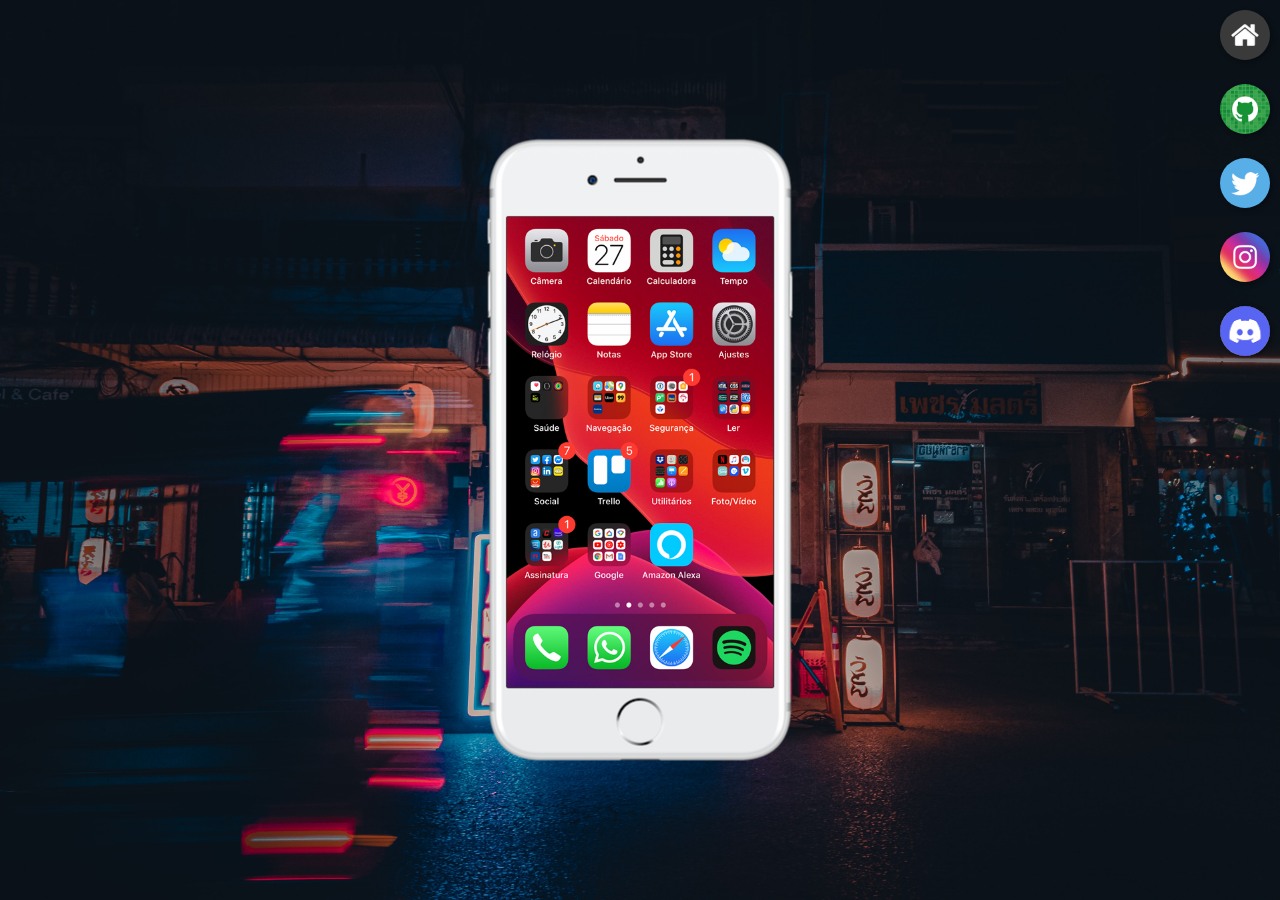
<file: index.html>
<!DOCTYPE html>
<html lang="pt-br">
<head>
    <meta charset="UTF-8">
    <meta http-equiv="X-UA-Compatible" content="IE=edge">
    <meta name="viewport" content="width=device-width, initial-scale=1.0">
    <link rel="shortcut icon" href="favicon.ico" type="image/x-icon">
    <link rel="stylesheet" href="styles/style.css">
    <title>Projeto Redes Sociais</title>
</head>
<body>
    <main>
        <section id="telefone">
            <iframe src="./pages/home.html" name="tela" id="tela" frameborder="0"></iframe>
        </section>

        <section id="redes-sociais">
            <a href="./pages/home.html" target="tela"><img src="imgs/logo-home.jpg" alt="Home"></a><br>
            <a href="./pages/github.html" target="tela"><img src="imgs/logo-github.jpg" alt="Github"></a><br>
            <a href="./pages/twitter.html" target="tela"><img src="imgs/logo-twitter.jpg" alt="Twitter"></a><br>
            <a href="./pages/instagram.html" target="tela"><img src="imgs/logo-instagram.jpg" alt="Instagram"></a><br>
            <a href="./pages/discord.html" target="tela"><img src="imgs/logo-discord.png" alt="Discord"></a>
            
        </section>
    </main>
</body>
</html>
</file>
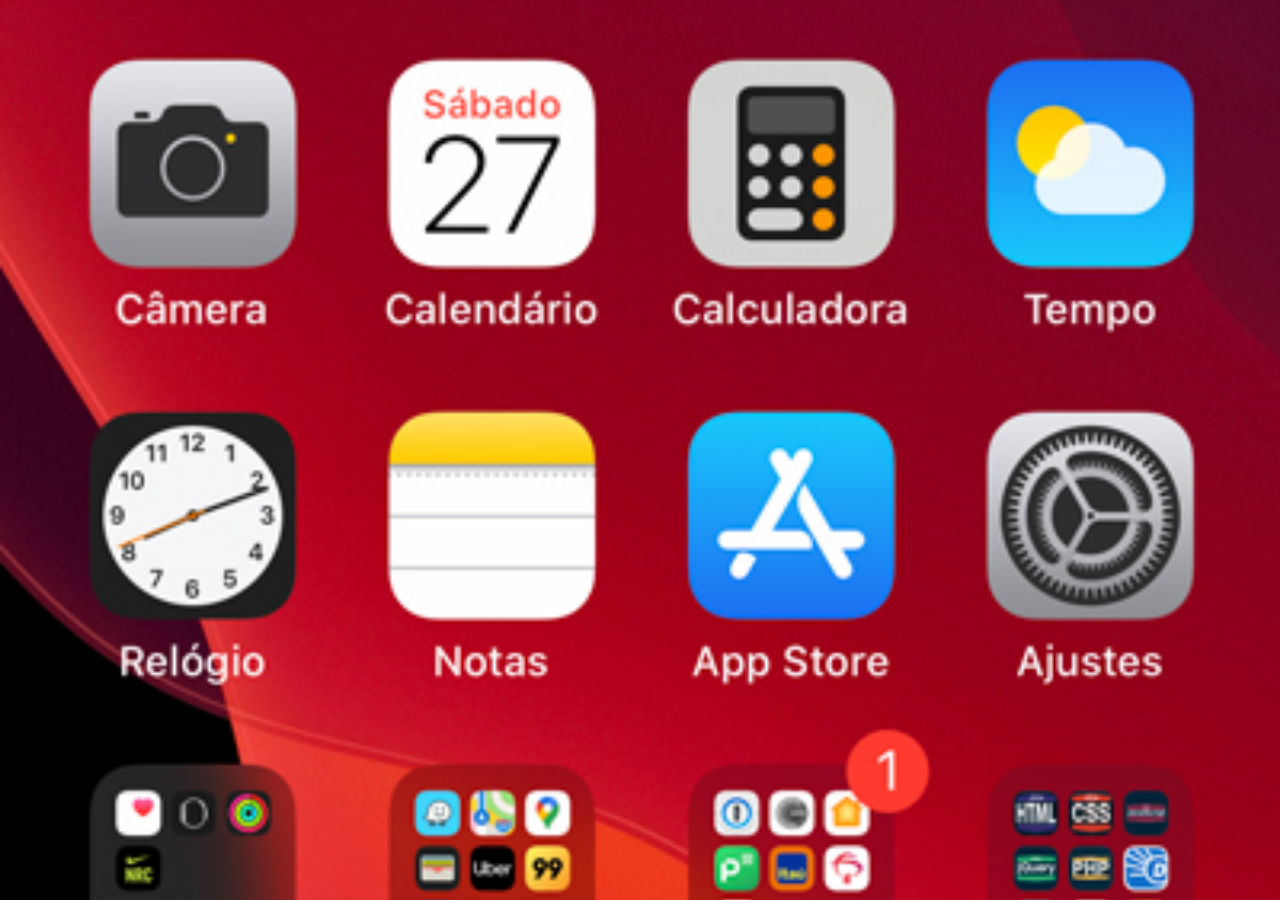
<file: home.html>
<!DOCTYPE html>
<html lang="pt-br">
<head>
    <meta charset="UTF-8">
    <meta http-equiv="X-UA-Compatible" content="IE=edge">
    <meta name="viewport" content="width=device-width, initial-scale=1.0">
    <title>Home</title>
    <style>
        *{
            margin: 0px;
            padding: 0px;
        }

        body {
            width: 100vw;
            height: 100vh;
            background: black url('./imgs/tela-home.jpg') no-repeat top center;
            background-size: cover;
        }
    </style>
</head>
<body>
    
</body>
</html>
</file>
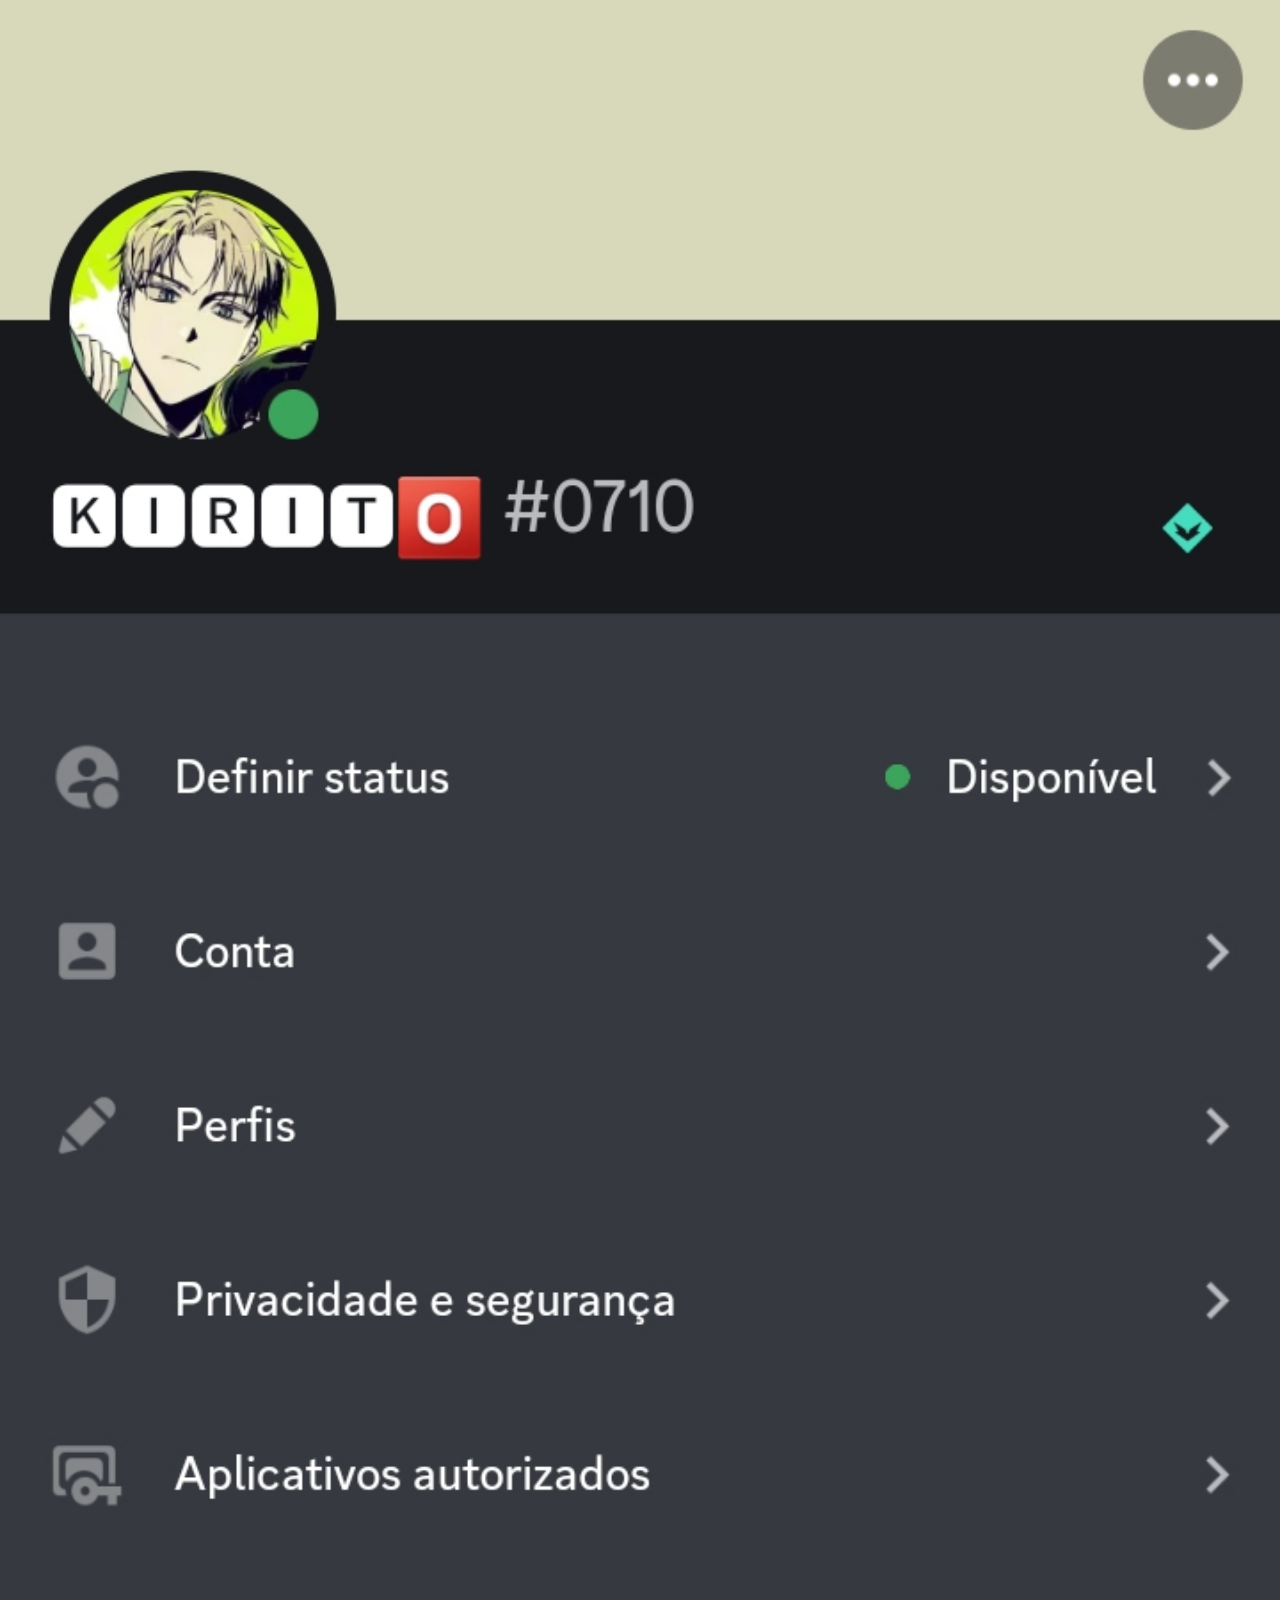
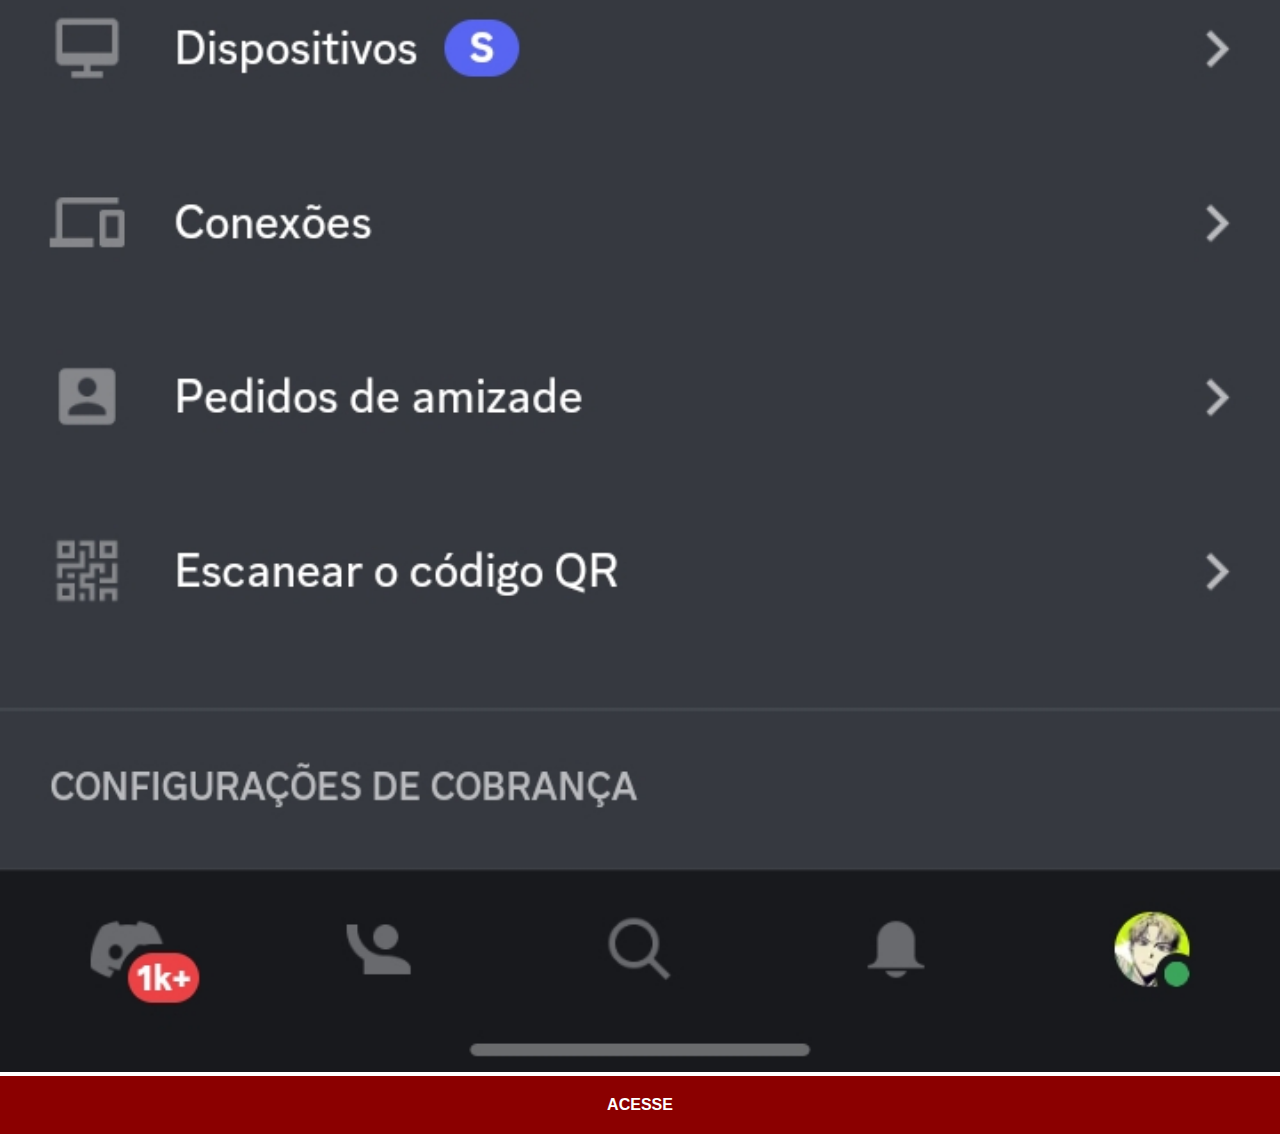
<file: pages/discord.html>
<!DOCTYPE html>
<html lang="pt-br">
<head>
    <meta charset="UTF-8">
    <meta http-equiv="X-UA-Compatible" content="IE=edge">
    <meta name="viewport" content="width=device-width, initial-scale=1.0">
    <link rel="stylesheet" href="../styles/social.css">
    <title>Discord</title>
</head>
<body>
    <img src="../imgs/tela-discord.jpg" alt="Discord">
    <a href="https://discord.gg/GPPg4KHtX2" target="_blank">ACESSE</a>
</body>
</html>
</file>
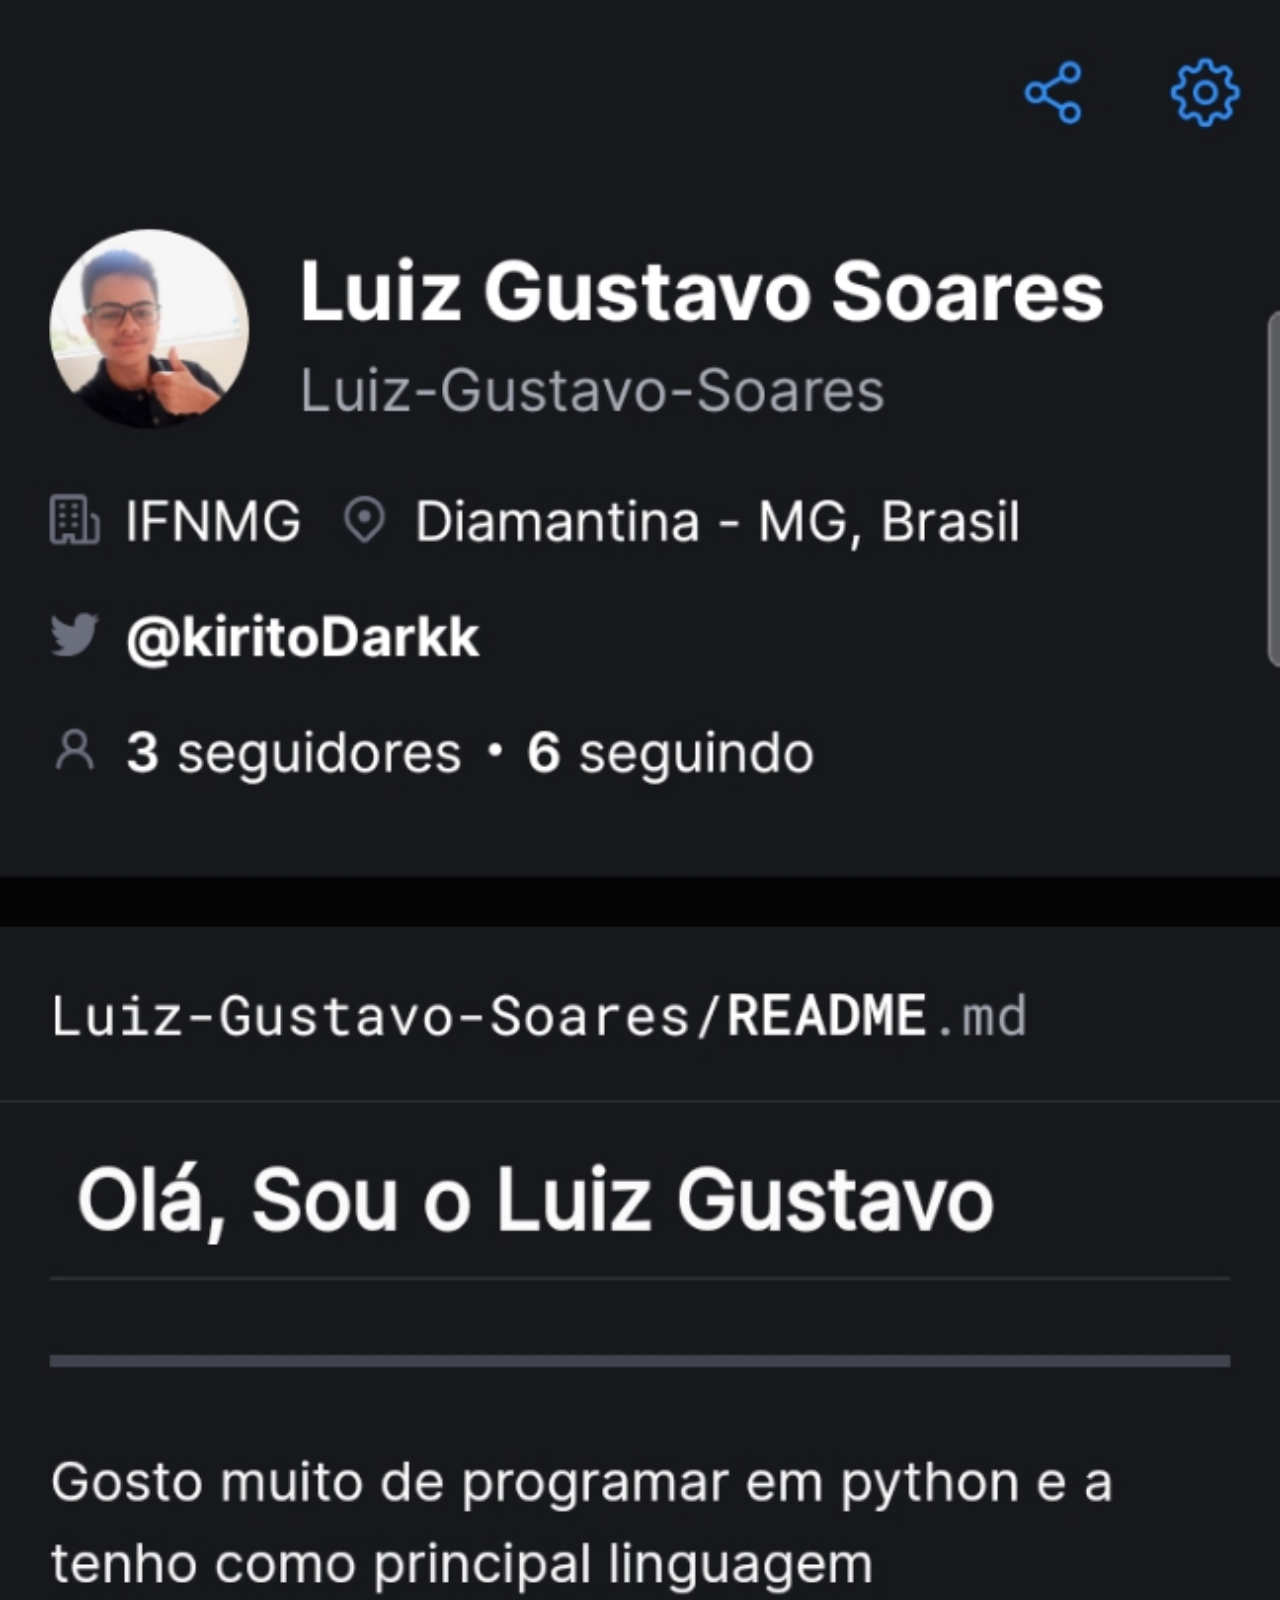
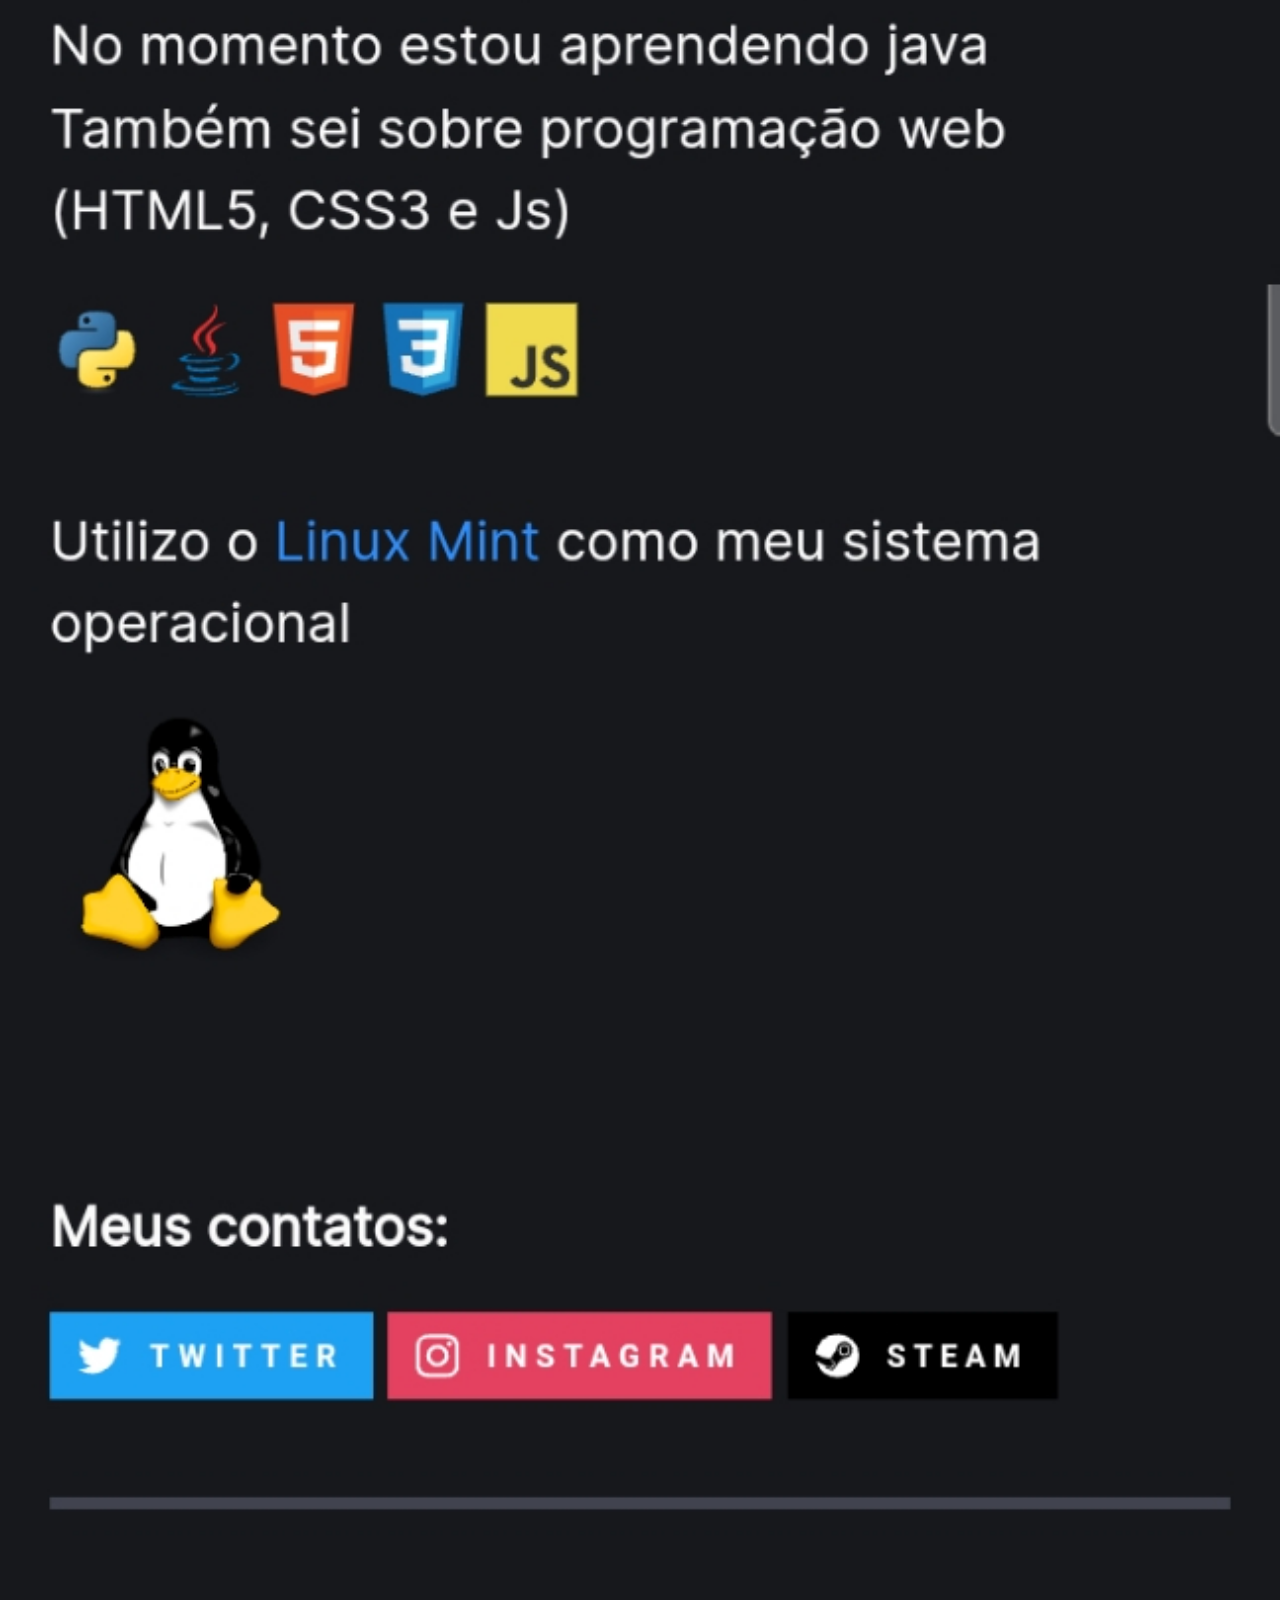
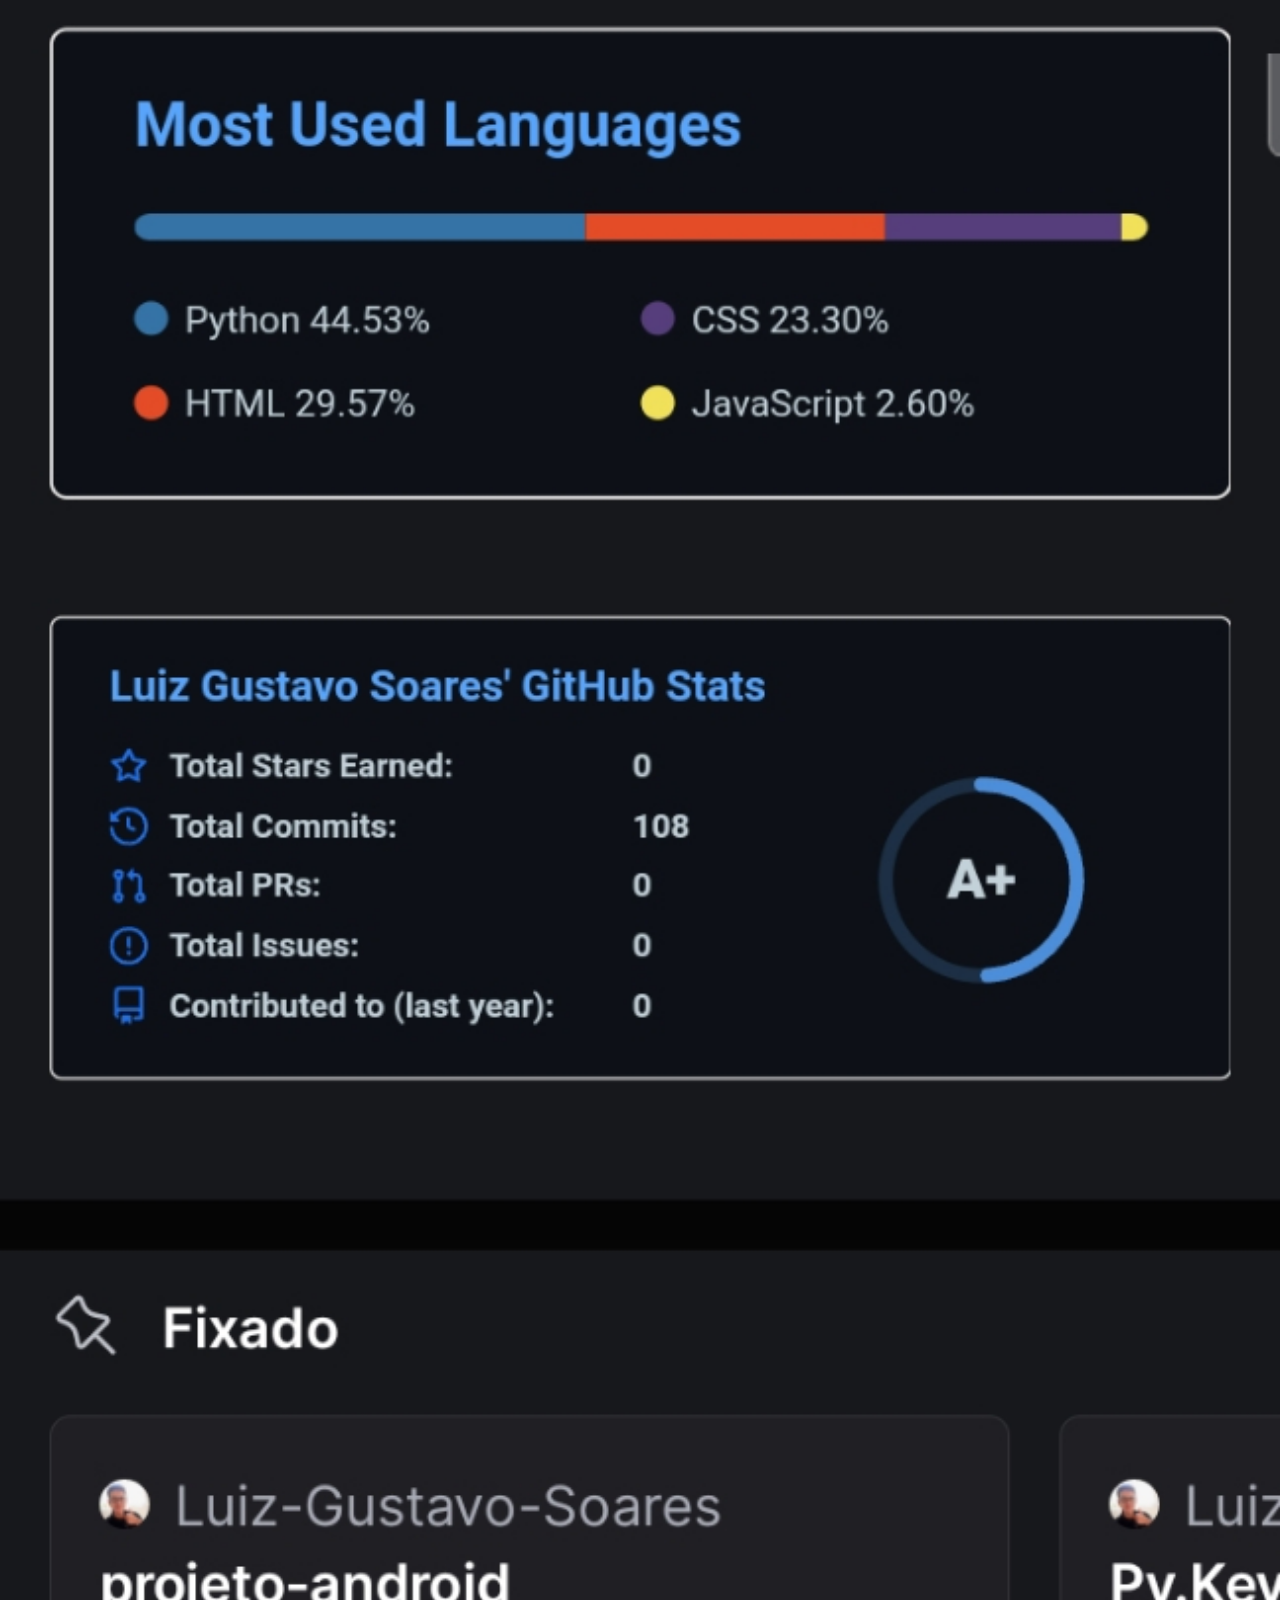
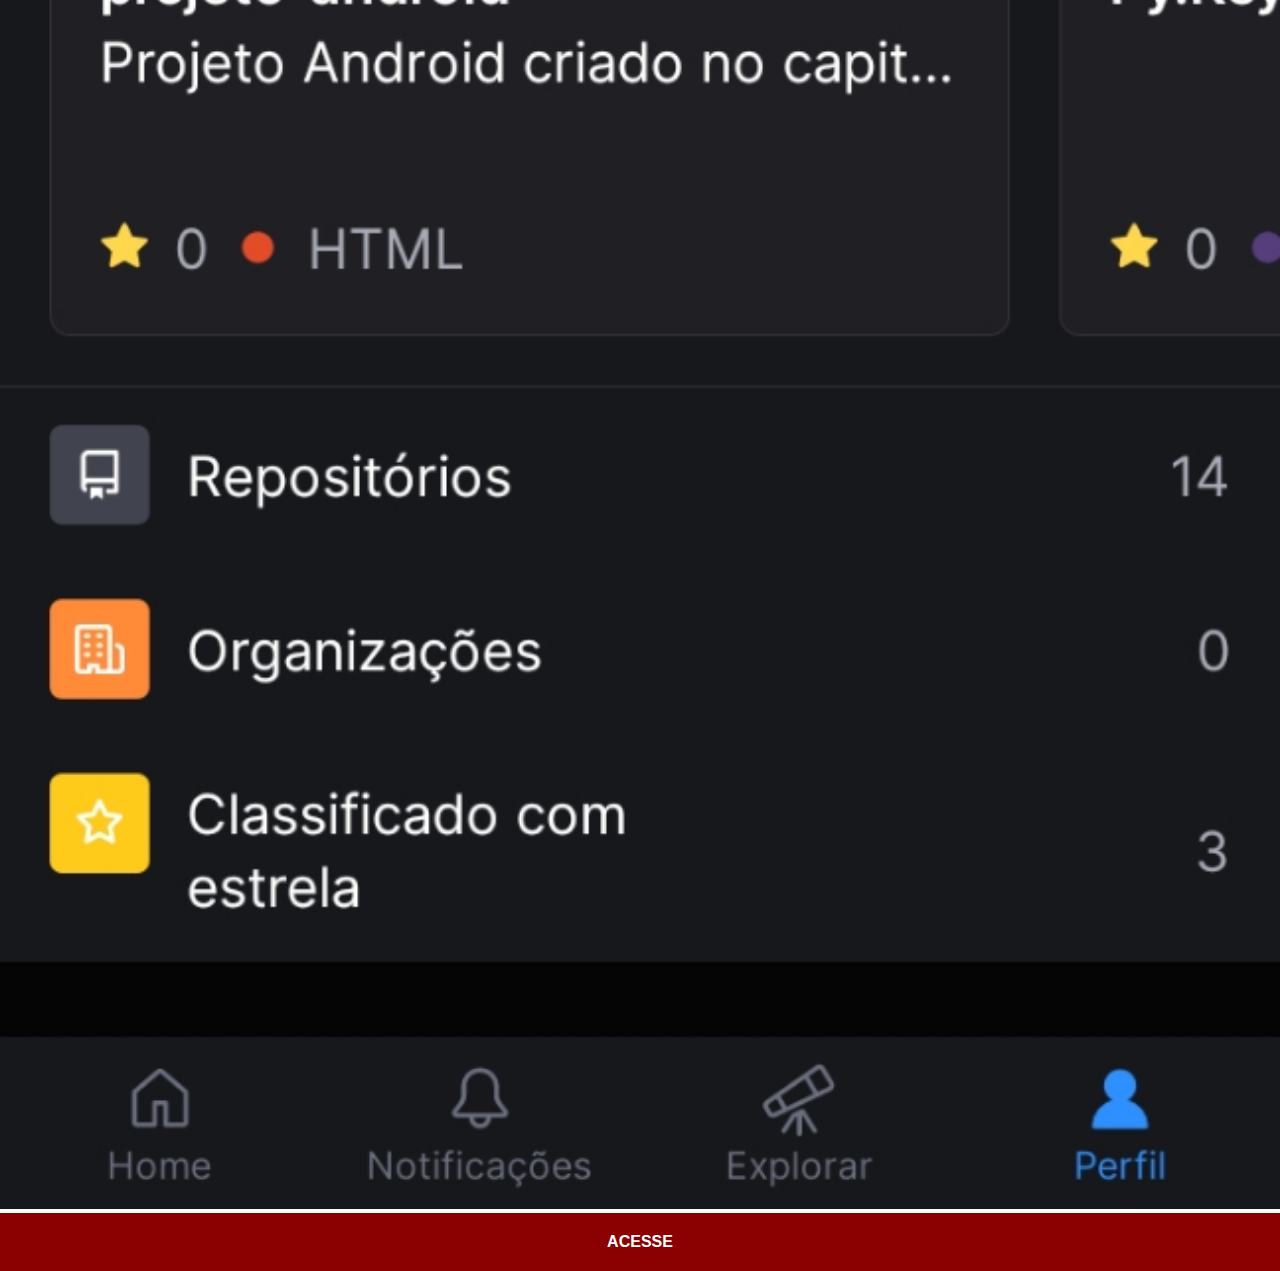
<file: pages/github.html>
<!DOCTYPE html>
<html lang="pt-br">
<head>
    <meta charset="UTF-8">
    <meta http-equiv="X-UA-Compatible" content="IE=edge">
    <meta name="viewport" content="width=device-width, initial-scale=1.0">
    <link rel="stylesheet" href="../styles/social.css">
    <title>Github</title>
</head>
<body>
    <img src="../imgs/tela-github.jpg" alt="Github">
    <a href="https://github.com/luiz-gustavo-soares" target="_blank">ACESSE</a>
</body>
</html>
</file>
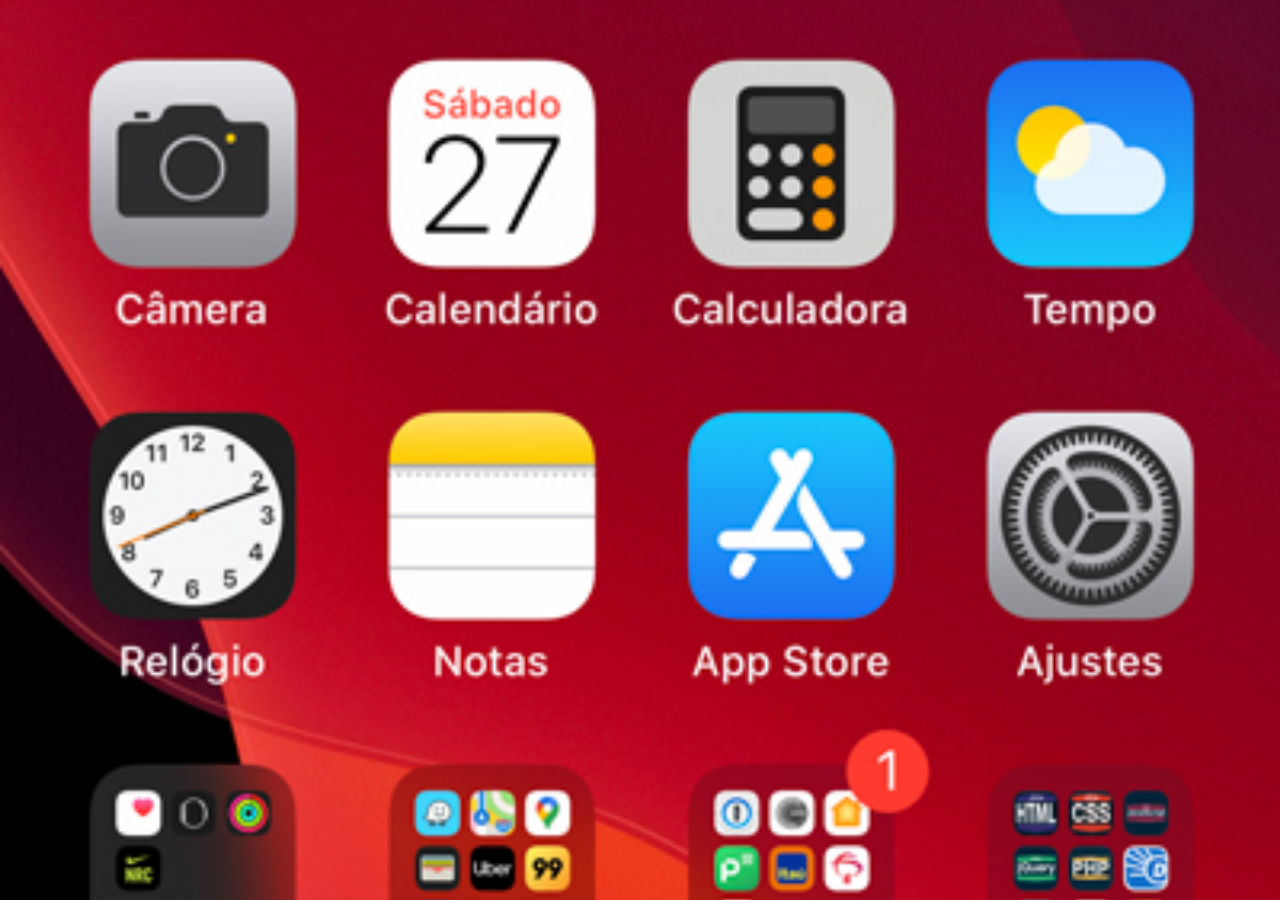
<file: pages/home.html>
<!DOCTYPE html>
<html lang="pt-br">
<head>
    <meta charset="UTF-8">
    <meta http-equiv="X-UA-Compatible" content="IE=edge">
    <meta name="viewport" content="width=device-width, initial-scale=1.0">
    <title>Home</title>
    <style>
        *{
            margin: 0px;
            padding: 0px;
        }

        body {
            width: 100vw;
            height: 100vh;
            background: black url('../imgs/tela-home.jpg') no-repeat top center;
            background-size: cover;
        }
    </style>
</head>
<body>
    
</body>
</html>
</file>
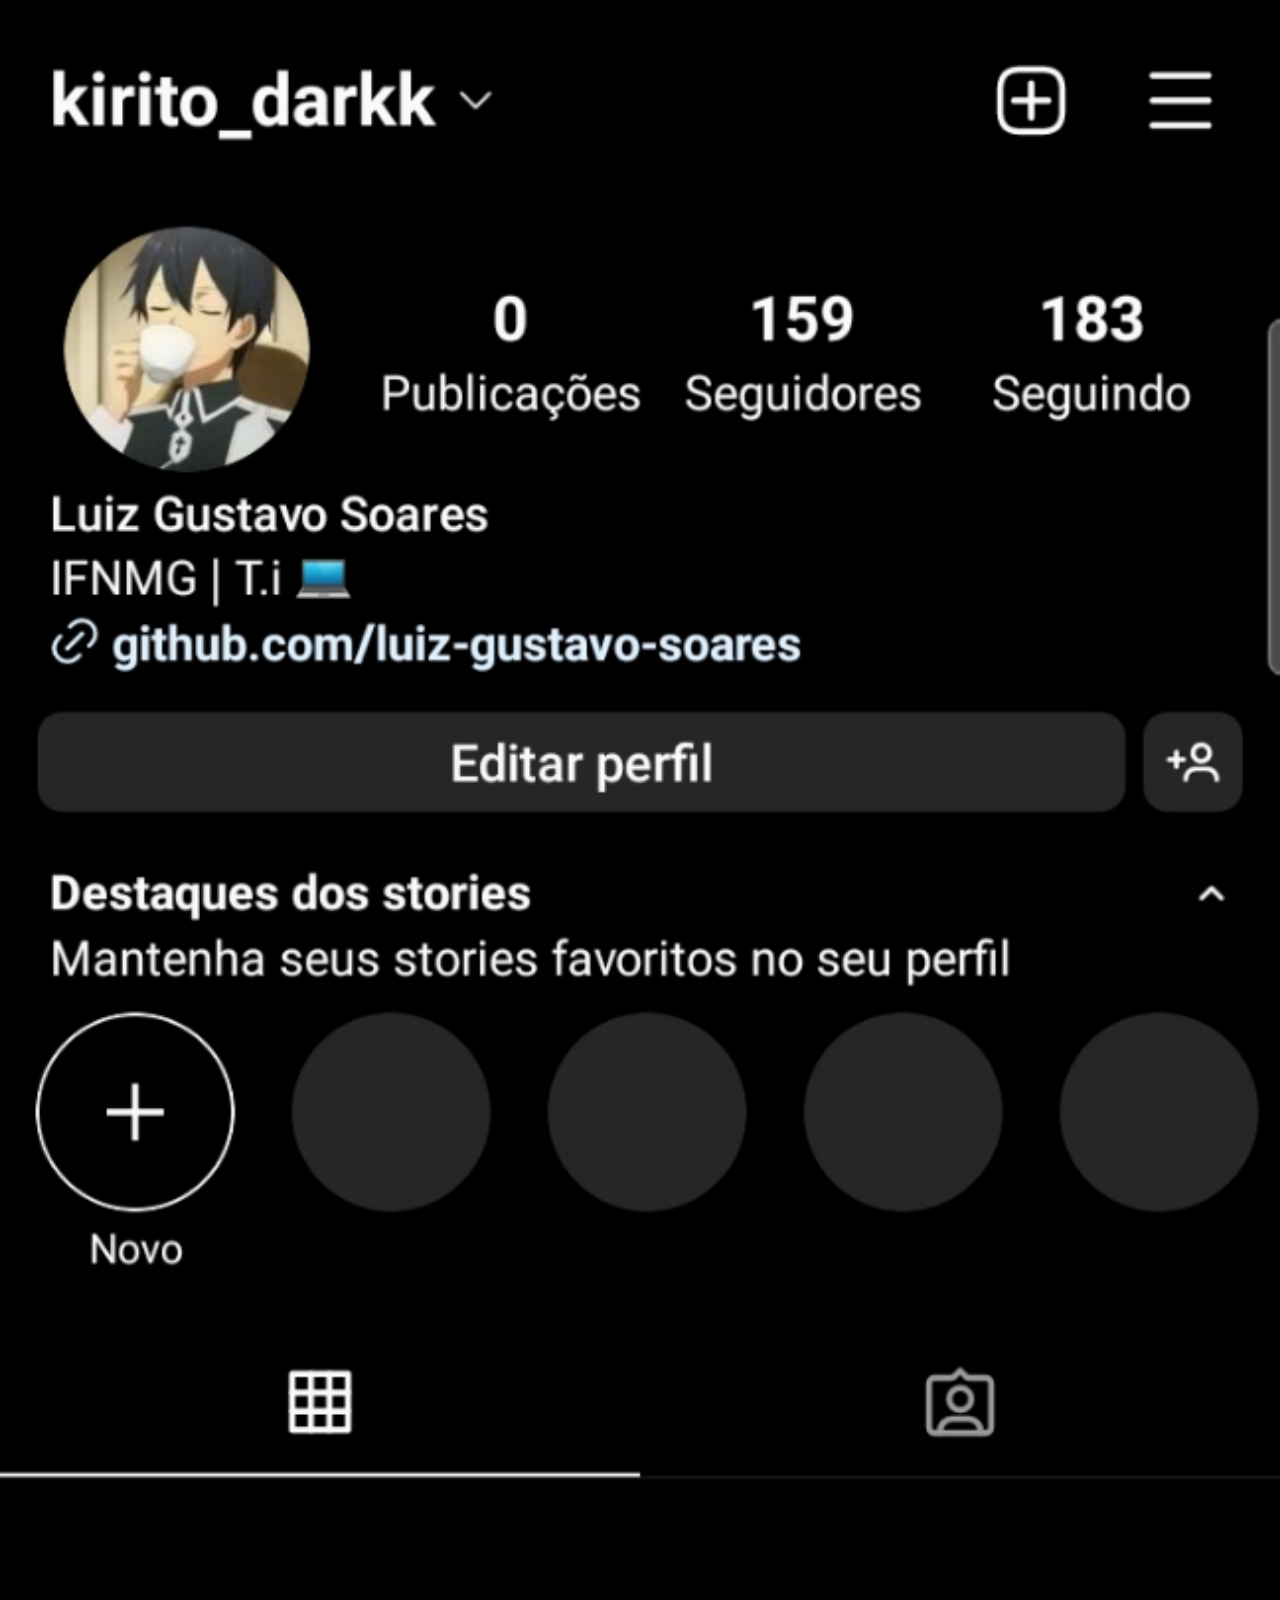
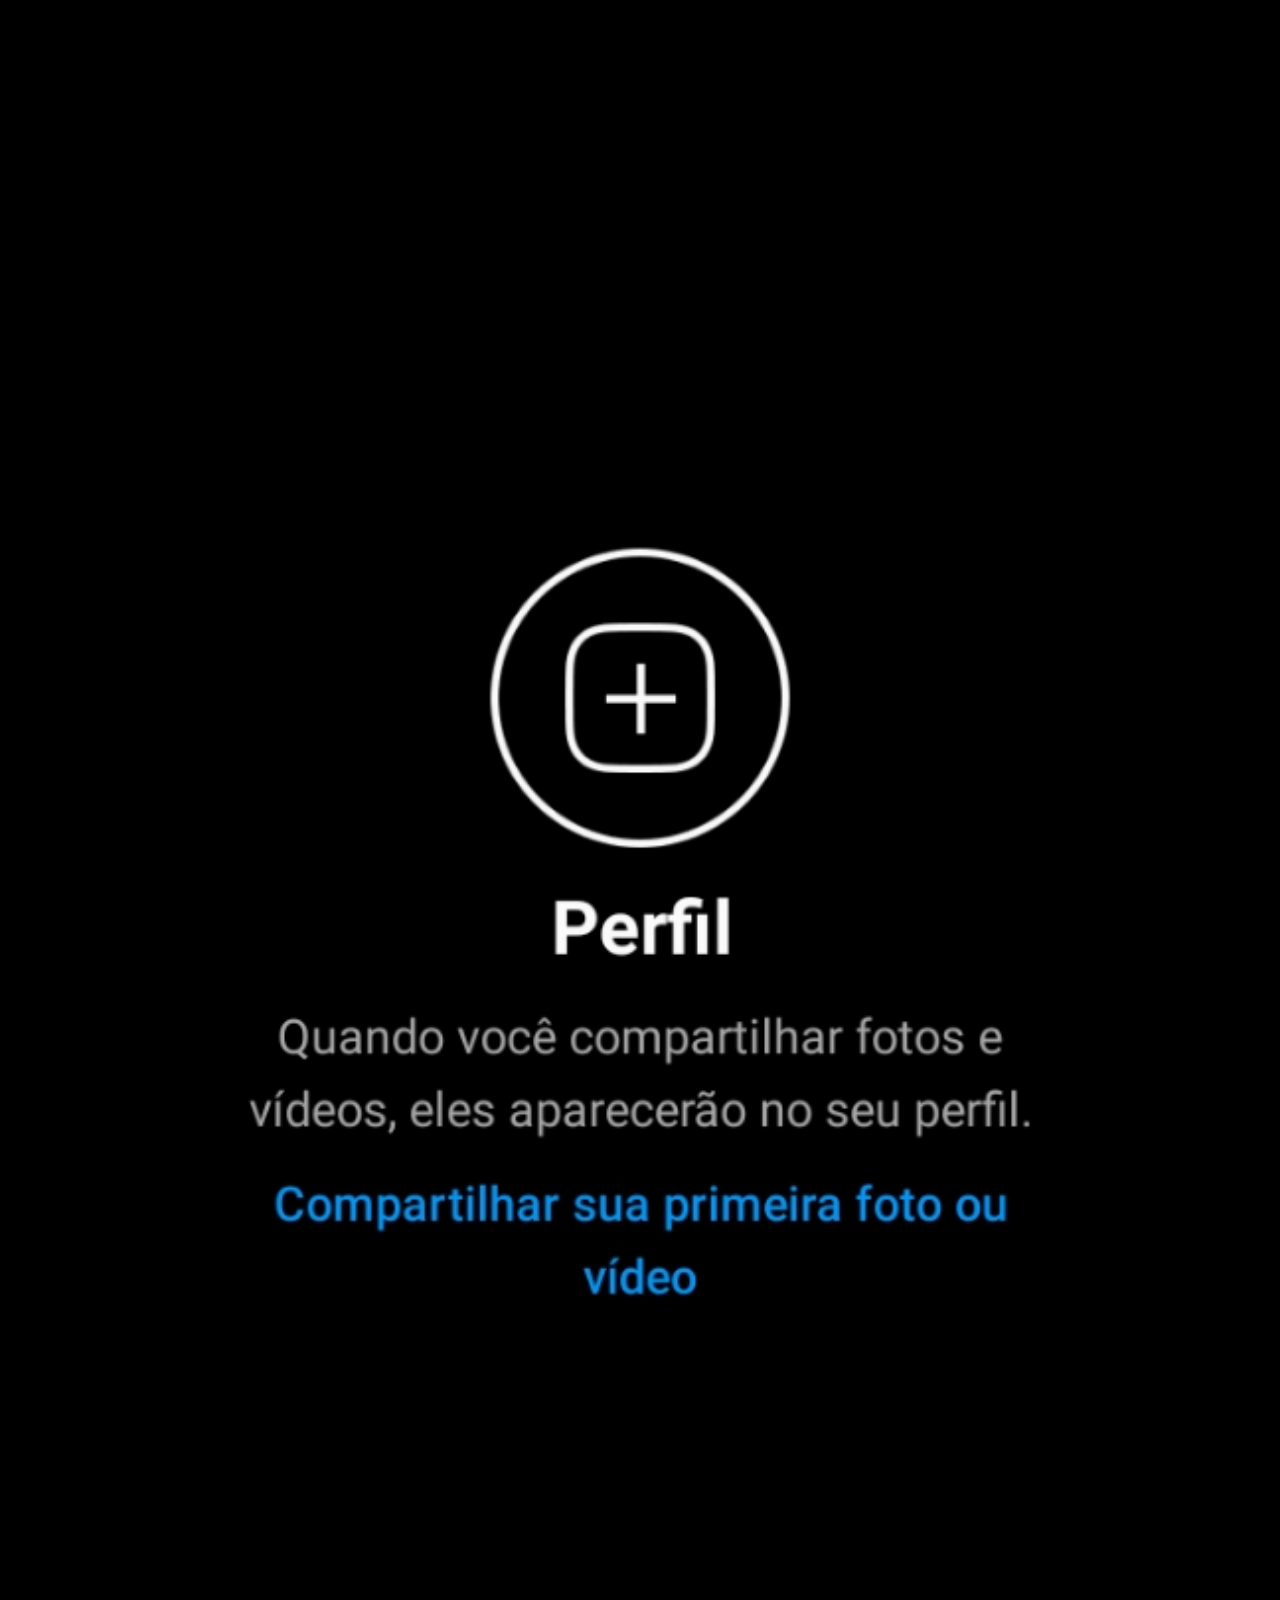
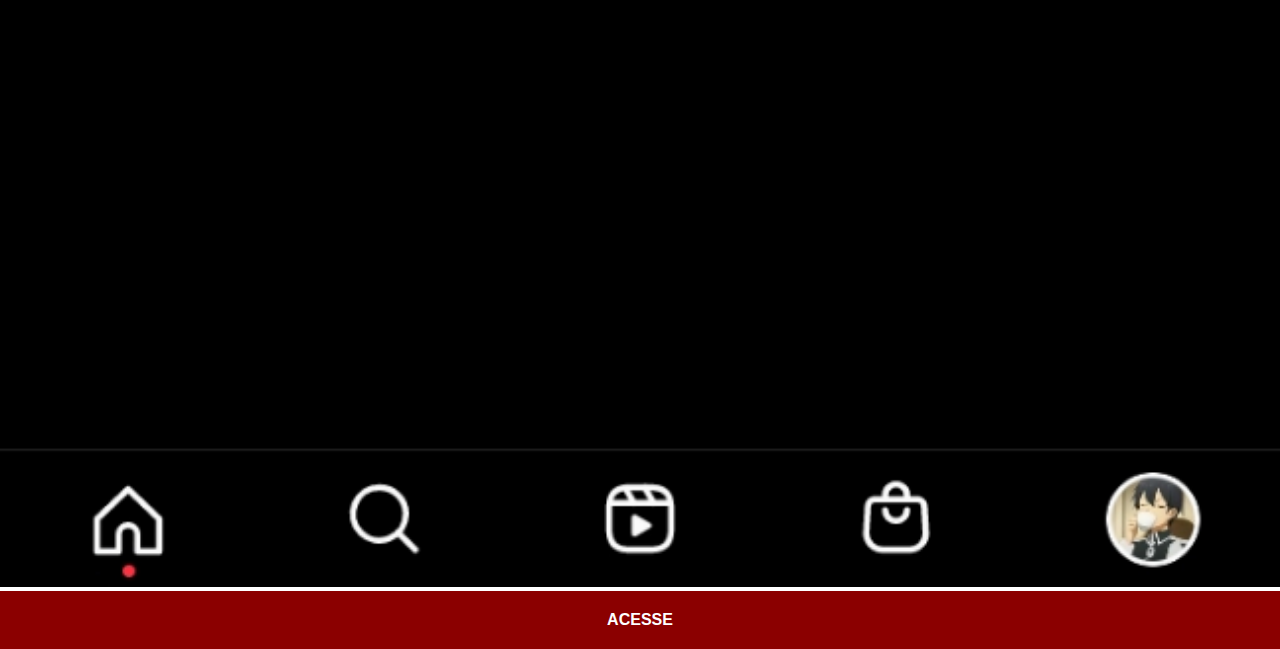
<file: pages/instagram.html>
<!DOCTYPE html>
<html lang="pt-br">
<head>
    <meta charset="UTF-8">
    <meta http-equiv="X-UA-Compatible" content="IE=edge">
    <meta name="viewport" content="width=device-width, initial-scale=1.0">
    <link rel="stylesheet" href="../styles/social.css">
    <title>Instagram</title>
</head>
<body>
    <img src="../imgs/tela-instagram.jpg" alt="YouTube">
    <a href="https://www.instagram.com/kirito_darkk/" target="_blank">ACESSE</a>
</body>
</html>
</file>
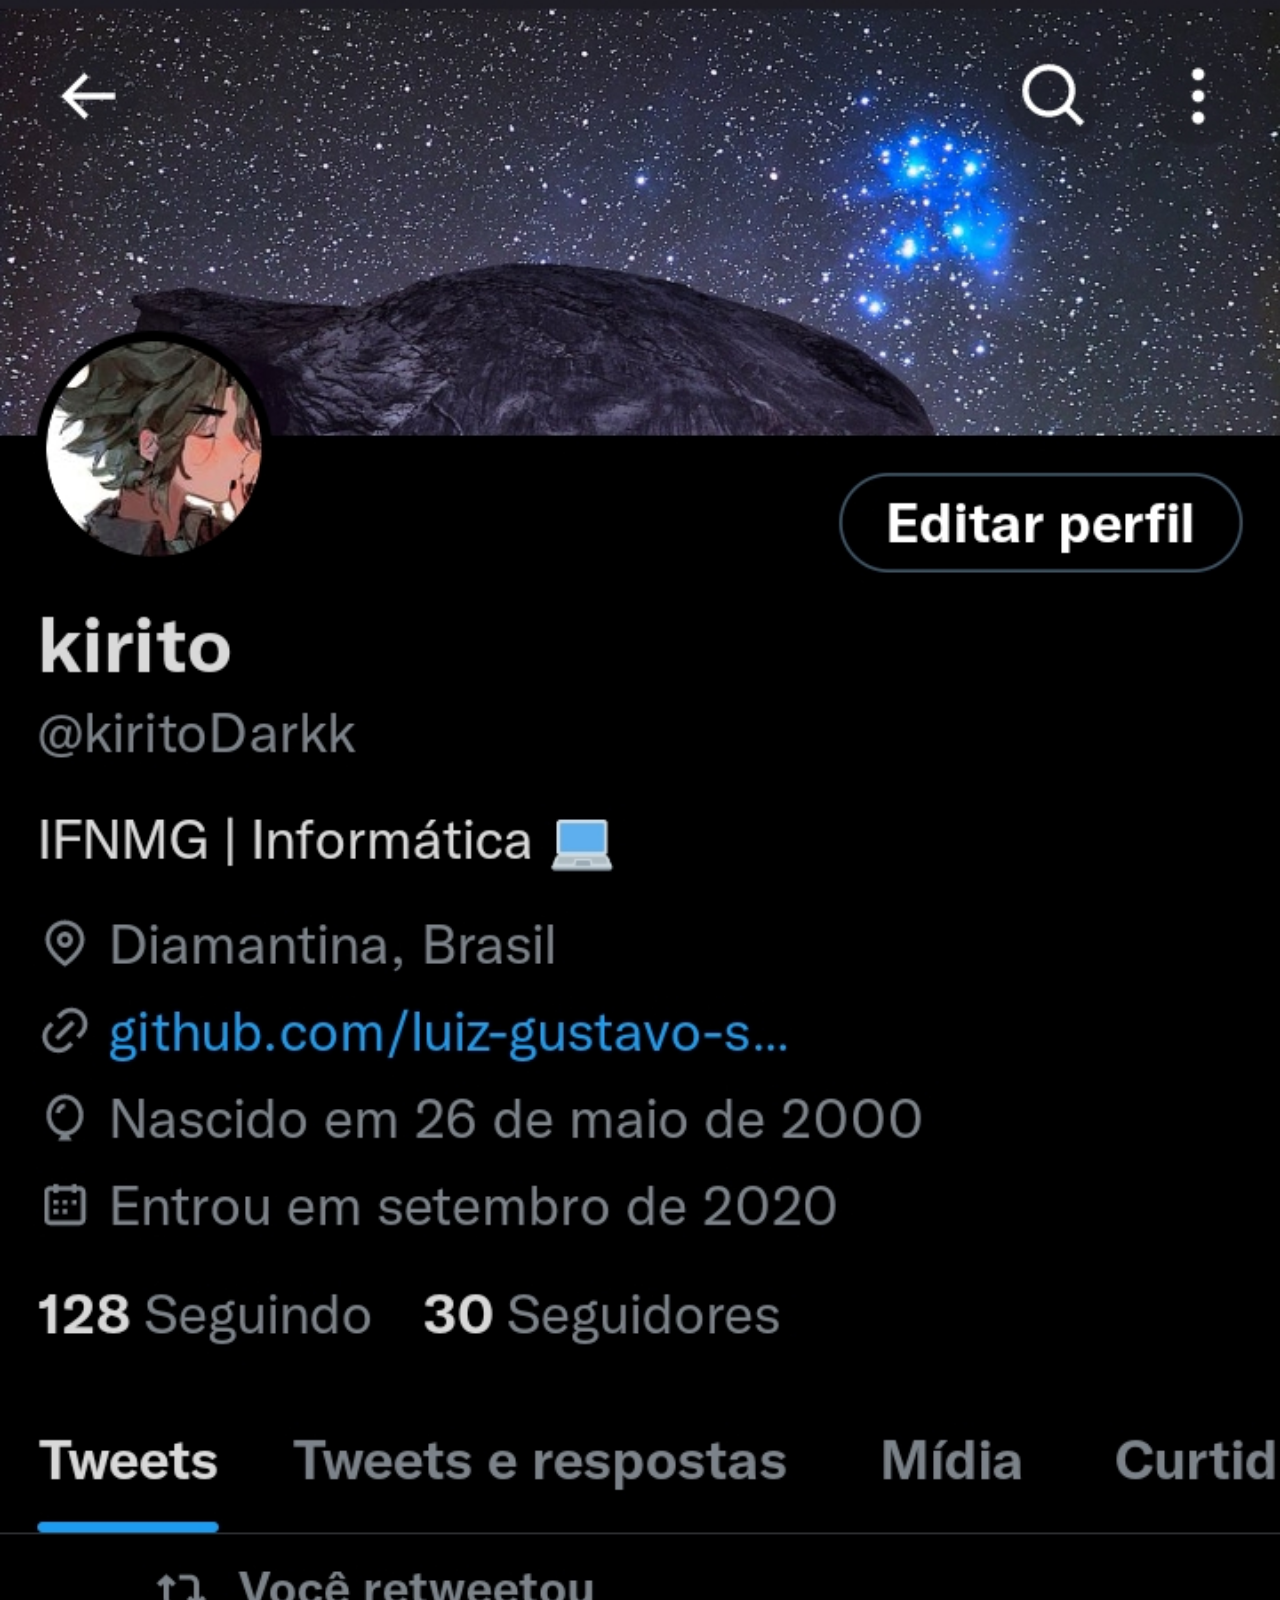
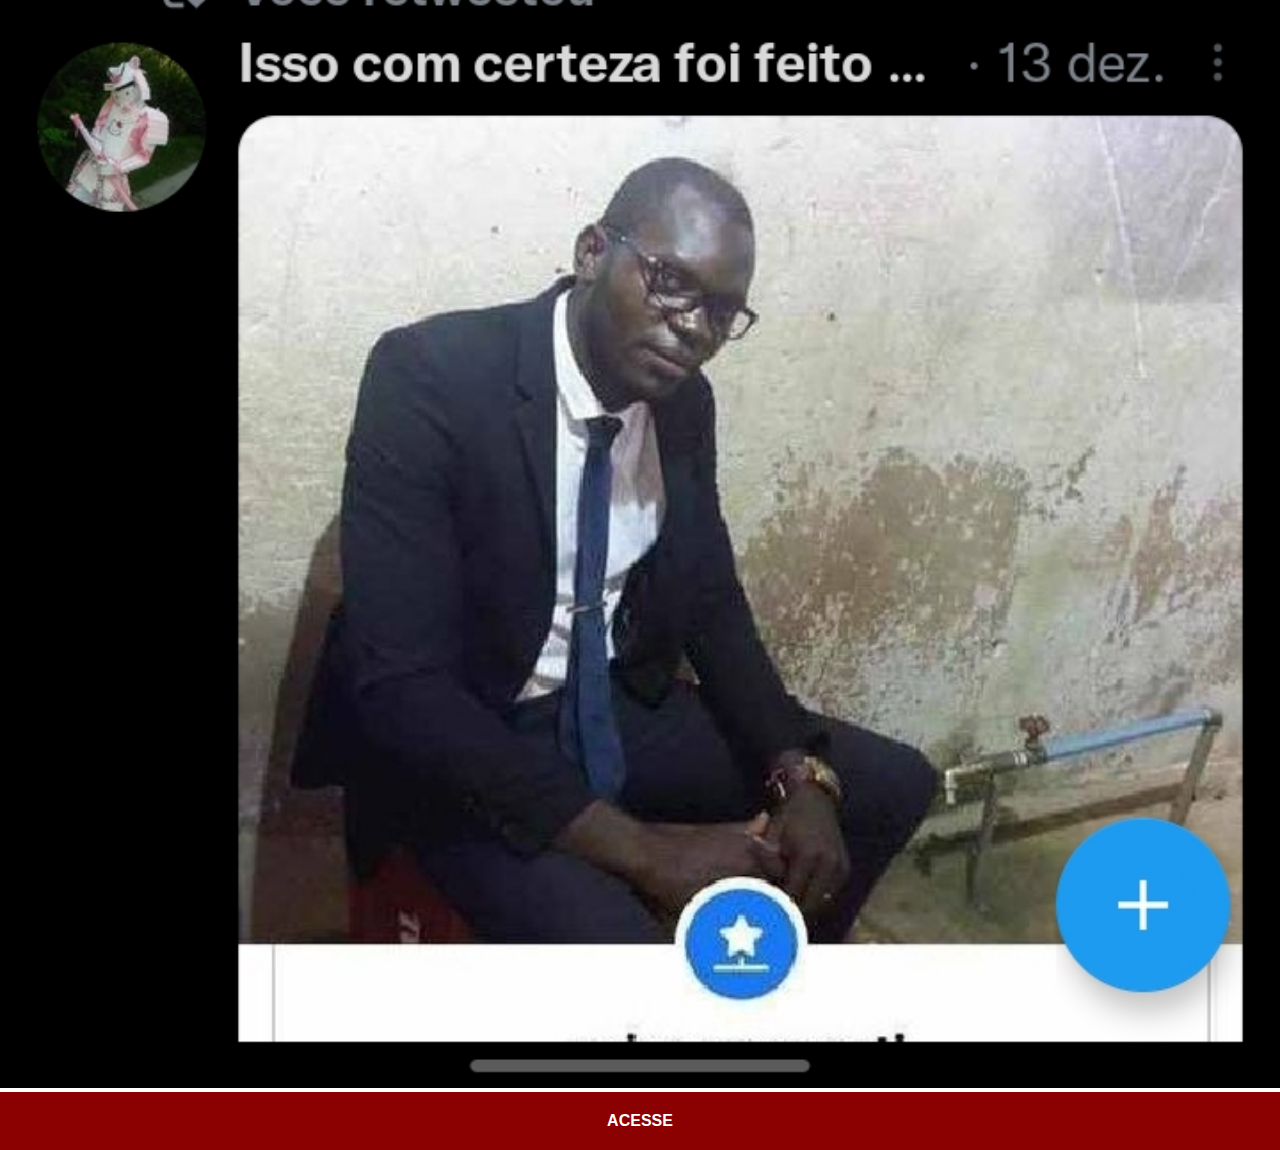
<file: pages/twitter.html>
<!DOCTYPE html>
<html lang="pt-br">
<head>
    <meta charset="UTF-8">
    <meta http-equiv="X-UA-Compatible" content="IE=edge">
    <meta name="viewport" content="width=device-width, initial-scale=1.0">
    <link rel="stylesheet" href="../styles/social.css">
    <title>Twitter</title>
</head>
<body>
    <img src="../imgs/tela-twitter.jpg" alt="YouTube">
    <a href="https://twitter.com/kiritoDarkk" target="_blank">ACESSE</a>
</body>
</html>
</file>
<file: styles/style.css>
@charset "UTF-8";

* {
    margin: 0px;
    padding: 0px;
}

html, body {
    height: 100vh;
    width: 100vw;
    background-color: black;
}

body {
    background: url('../imgs/background.jpg') no-repeat bottom center;
    background-size: cover;
    background-attachment: fixed;
}

main {
    position: relative;
    height: 100vh;
}

section#telefone {
    position: absolute;
    top: 50%;
    left: 50%;
    transform: translate(-50%, -50%);

    height: 627px;
    width: 311px;
    background: url('../imgs/frame-iphone.png') no-repeat;
}

iframe#tela {
    position: relative;
    top: 80px;
    left: 22px;

    height: 471px;
    width: 267px;
}


section#redes-sociais {
    text-align: right;
}

section#redes-sociais img {
    width: 50px;
    height: 50px;
    margin: 10px;
    border-radius: 50%;
    box-shadow: 2px 2px 5px rgba(0, 0, 0, 0.336);
    box-sizing: border-box;
    transition-duration: 100ms;
}

section#redes-sociais img:hover {
    border: 2px solid rgba(255, 0, 200, 0.479);
    transform: translate(-3px, -3px);
    box-shadow: 5px 5px 5px rgba(0, 0, 0, 0.747);
}
</file>
<file: styles/social.css>
@charset "UTF-8";

*{
    margin: 0px;
    padding: 0px;
}

::-webkit-scrollbar {
    width: 0px;
    height: 0px;
}

img {
    width: 100vw;
}

a {
    display: block;
    background-color: darkred;
    color: white;
    padding: 20px;
    text-align: center;
    font-weight: bolder;
    text-decoration: none;
    font-family: Arial, Helvetica, sans-serif;
}

a:hover {
    background-color: red;
}
</file>
